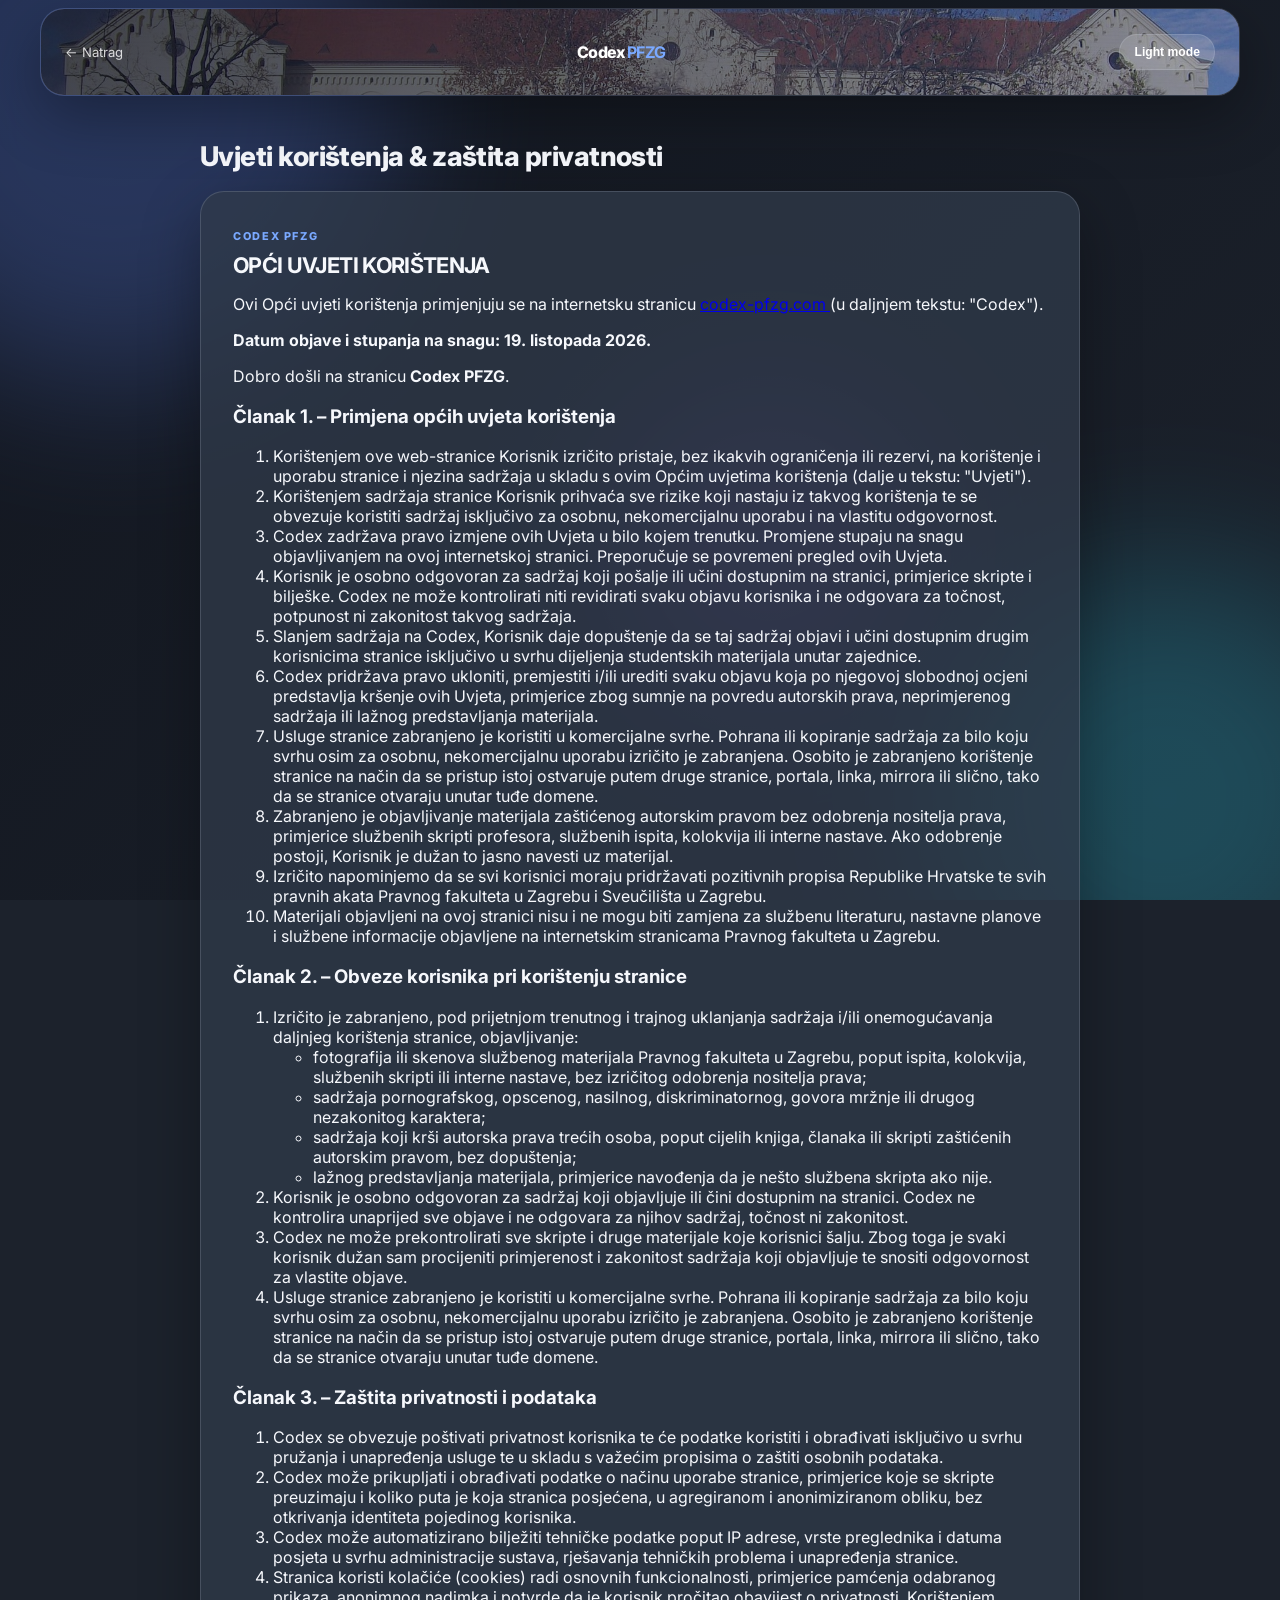
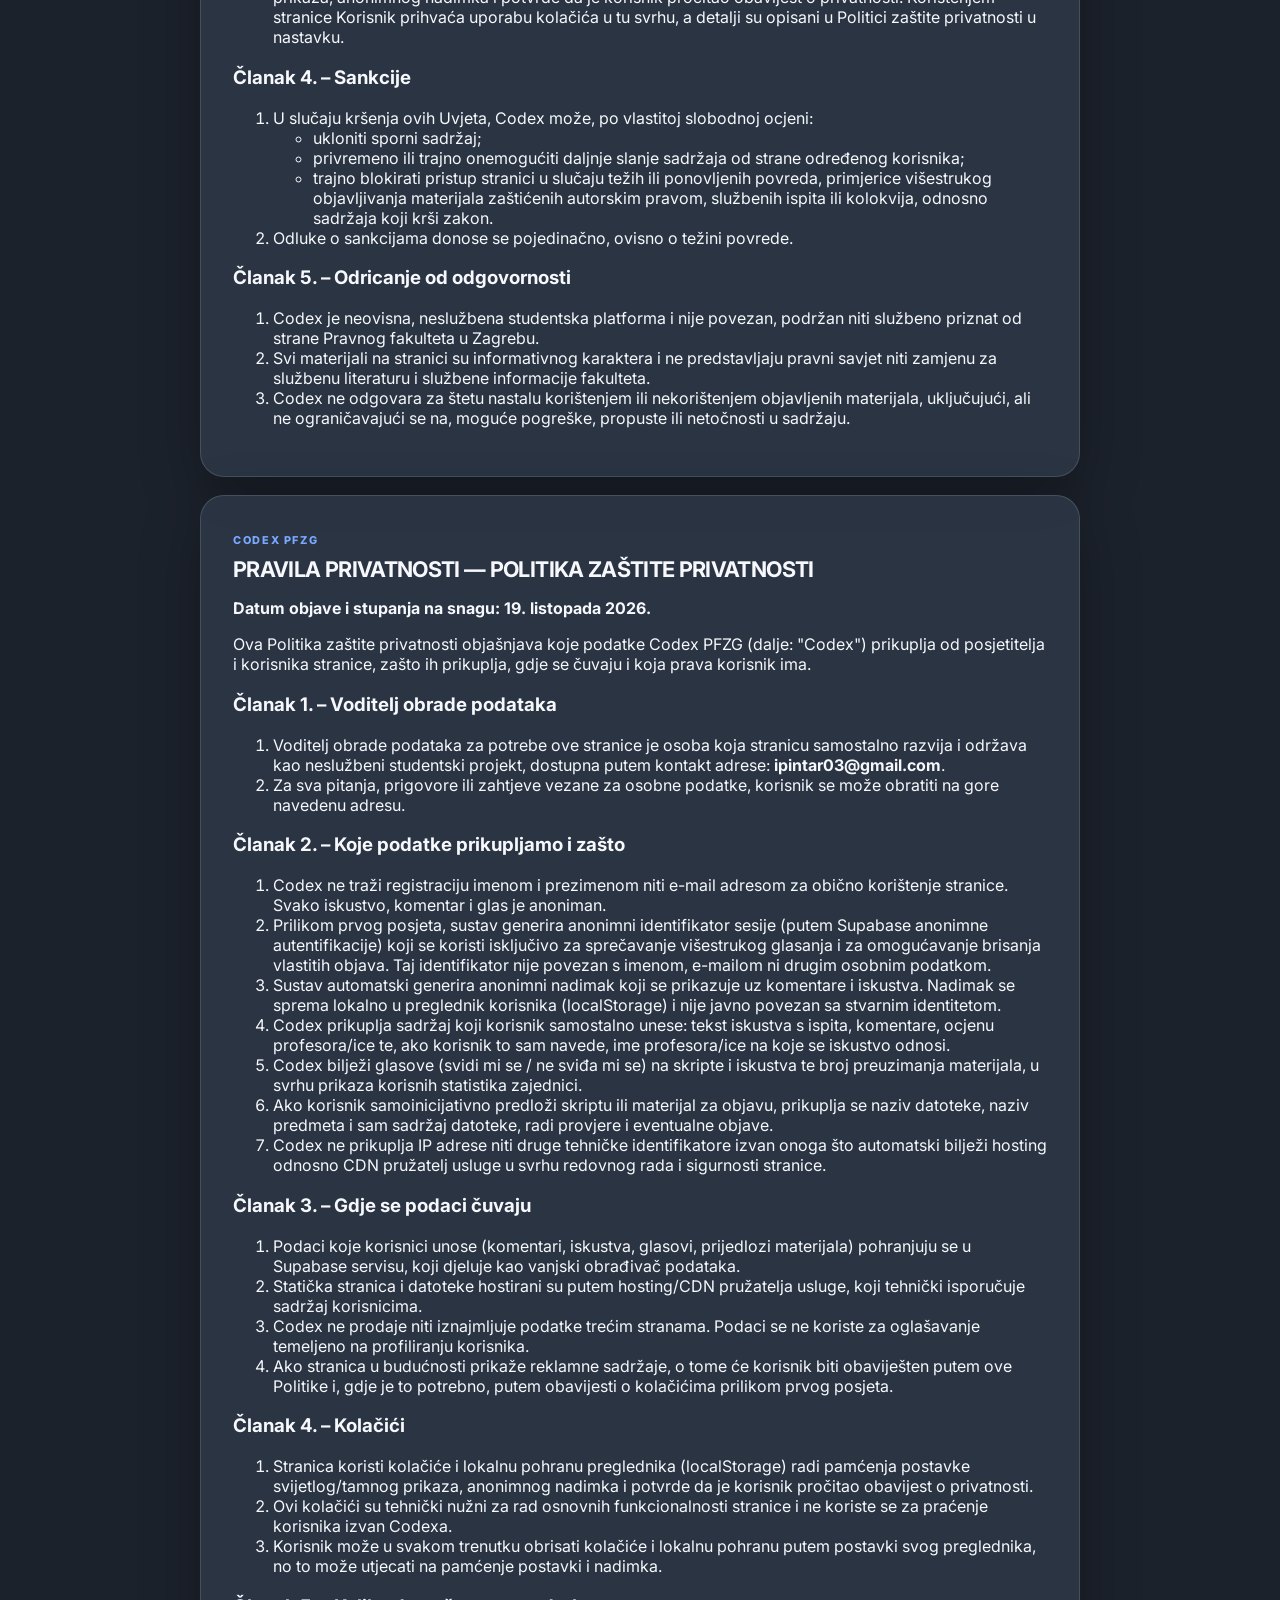
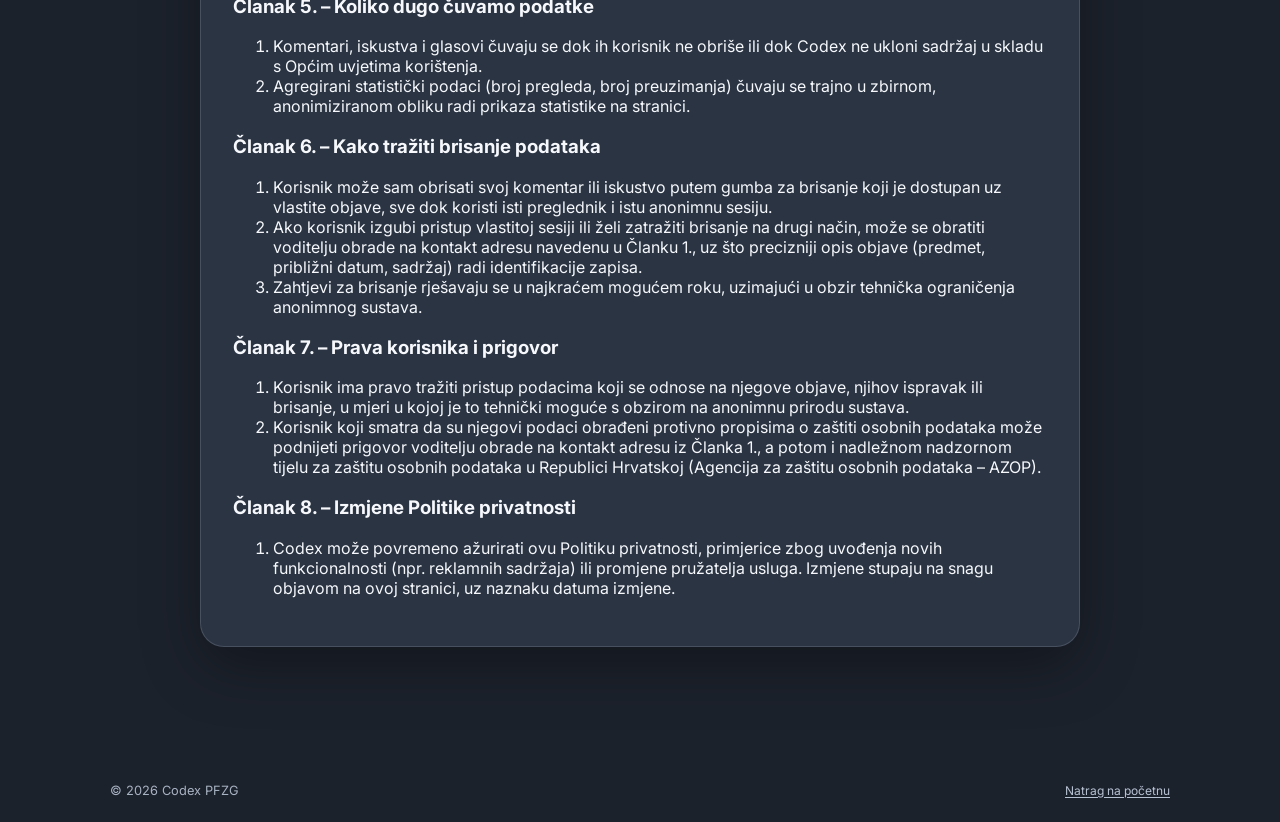
<file: uvjeti.html>
<!DOCTYPE html>
<html lang="hr">
<head>
  <meta charset="UTF-8">
  <title>Uvjeti korištenja i zaštita privatnosti - Codex PFZG</title>
  <meta name="viewport" content="width=device-width, initial-scale=1.0">

  <link rel="icon" type="image/jpeg" href="assets/img/ICO.jpg">
  <link rel="apple-touch-icon" href="assets/img/ICO.jpg">

  <link rel="preconnect" href="https://fonts.googleapis.com">
  <link rel="preconnect" href="https://fonts.gstatic.com" crossorigin>
  <link
    href="https://fonts.googleapis.com/css2?family=Inter:wght@400;500;600;700;800&display=swap"
    rel="stylesheet"
  >

  <link rel="stylesheet" href="style.css?v=2">
</head>

<body class="terms-page-body">
  <div class="bg" aria-hidden="true">
    <i></i>
    <i></i>
    <i></i>
  </div>

  <header class="hero-header">
    <a href="index.html" class="back">← Natrag</a>
    <a href="index.html" class="logo">Codex <strong>PFZG</strong></a>
    <button id="theme" type="button">Light mode</button>
  </header>

  <main class="page">
    <section class="heading reveal">
      <h1>Uvjeti korištenja &amp; zaštita privatnosti</h1>
    </section>

    <section class="block reveal">
      <small>CODEX PFZG</small>
      <h2>OPĆI UVJETI KORIŠTENJA</h2>

      <p>
        Ovi Opći uvjeti korištenja primjenjuju se na internetsku stranicu
        <a
          href="https://codex-pfzg.com/"
          target="_blank"
          rel="noopener"
        >
          codex-pfzg.com
        </a>
        (u daljnjem tekstu: "Codex").
      </p>

      <p>
        <strong>Datum objave i stupanja na snagu: 19. listopada 2026.</strong>
      </p>

      <p>
        Dobro došli na stranicu <strong>Codex PFZG</strong>.
      </p>

      <h3>Članak 1. – Primjena općih uvjeta korištenja</h3>
      <ol>
        <li>Korištenjem ove web-stranice Korisnik izričito pristaje, bez ikakvih ograničenja ili rezervi, na korištenje i uporabu stranice i njezina sadržaja u skladu s ovim Općim uvjetima korištenja (dalje u tekstu: "Uvjeti").</li>
        <li>Korištenjem sadržaja stranice Korisnik prihvaća sve rizike koji nastaju iz takvog korištenja te se obvezuje koristiti sadržaj isključivo za osobnu, nekomercijalnu uporabu i na vlastitu odgovornost.</li>
        <li>Codex zadržava pravo izmjene ovih Uvjeta u bilo kojem trenutku. Promjene stupaju na snagu objavljivanjem na ovoj internetskoj stranici. Preporučuje se povremeni pregled ovih Uvjeta.</li>
        <li>Korisnik je osobno odgovoran za sadržaj koji pošalje ili učini dostupnim na stranici, primjerice skripte i bilješke. Codex ne može kontrolirati niti revidirati svaku objavu korisnika i ne odgovara za točnost, potpunost ni zakonitost takvog sadržaja.</li>
        <li>Slanjem sadržaja na Codex, Korisnik daje dopuštenje da se taj sadržaj objavi i učini dostupnim drugim korisnicima stranice isključivo u svrhu dijeljenja studentskih materijala unutar zajednice.</li>
        <li>Codex pridržava pravo ukloniti, premjestiti i/ili urediti svaku objavu koja po njegovoj slobodnoj ocjeni predstavlja kršenje ovih Uvjeta, primjerice zbog sumnje na povredu autorskih prava, neprimjerenog sadržaja ili lažnog predstavljanja materijala.</li>
        <li>Usluge stranice zabranjeno je koristiti u komercijalne svrhe. Pohrana ili kopiranje sadržaja za bilo koju svrhu osim za osobnu, nekomercijalnu uporabu izričito je zabranjena. Osobito je zabranjeno korištenje stranice na način da se pristup istoj ostvaruje putem druge stranice, portala, linka, mirrora ili slično, tako da se stranice otvaraju unutar tuđe domene.</li>
        <li>Zabranjeno je objavljivanje materijala zaštićenog autorskim pravom bez odobrenja nositelja prava, primjerice službenih skripti profesora, službenih ispita, kolokvija ili interne nastave. Ako odobrenje postoji, Korisnik je dužan to jasno navesti uz materijal.</li>
        <li>Izričito napominjemo da se svi korisnici moraju pridržavati pozitivnih propisa Republike Hrvatske te svih pravnih akata Pravnog fakulteta u Zagrebu i Sveučilišta u Zagrebu.</li>
        <li>Materijali objavljeni na ovoj stranici nisu i ne mogu biti zamjena za službenu literaturu, nastavne planove i službene informacije objavljene na internetskim stranicama Pravnog fakulteta u Zagrebu.</li>
      </ol>

      <h3>Članak 2. – Obveze korisnika pri korištenju stranice</h3>
      <ol>
        <li>
          Izričito je zabranjeno, pod prijetnjom trenutnog i trajnog uklanjanja sadržaja i/ili onemogućavanja daljnjeg korištenja stranice, objavljivanje:
          <ul>
            <li>fotografija ili skenova službenog materijala Pravnog fakulteta u Zagrebu, poput ispita, kolokvija, službenih skripti ili interne nastave, bez izričitog odobrenja nositelja prava;</li>
            <li>sadržaja pornografskog, opscenog, nasilnog, diskriminatornog, govora mržnje ili drugog nezakonitog karaktera;</li>
            <li>sadržaja koji krši autorska prava trećih osoba, poput cijelih knjiga, članaka ili skripti zaštićenih autorskim pravom, bez dopuštenja;</li>
            <li>lažnog predstavljanja materijala, primjerice navođenja da je nešto službena skripta ako nije.</li>
          </ul>
        </li>
        <li>Korisnik je osobno odgovoran za sadržaj koji objavljuje ili čini dostupnim na stranici. Codex ne kontrolira unaprijed sve objave i ne odgovara za njihov sadržaj, točnost ni zakonitost.</li>
        <li>Codex ne može prekontrolirati sve skripte i druge materijale koje korisnici šalju. Zbog toga je svaki korisnik dužan sam procijeniti primjerenost i zakonitost sadržaja koji objavljuje te snositi odgovornost za vlastite objave.</li>
        <li>Usluge stranice zabranjeno je koristiti u komercijalne svrhe. Pohrana ili kopiranje sadržaja za bilo koju svrhu osim za osobnu, nekomercijalnu uporabu izričito je zabranjena. Osobito je zabranjeno korištenje stranice na način da se pristup istoj ostvaruje putem druge stranice, portala, linka, mirrora ili slično, tako da se stranice otvaraju unutar tuđe domene.</li>
      </ol>

      <h3>Članak 3. – Zaštita privatnosti i podataka</h3>
      <ol>
        <li>Codex se obvezuje poštivati privatnost korisnika te će podatke koristiti i obrađivati isključivo u svrhu pružanja i unapređenja usluge te u skladu s važećim propisima o zaštiti osobnih podataka.</li>
        <li>Codex može prikupljati i obrađivati podatke o načinu uporabe stranice, primjerice koje se skripte preuzimaju i koliko puta je koja stranica posjećena, u agregiranom i anonimiziranom obliku, bez otkrivanja identiteta pojedinog korisnika.</li>
        <li>Codex može automatizirano bilježiti tehničke podatke poput IP adrese, vrste preglednika i datuma posjeta u svrhu administracije sustava, rješavanja tehničkih problema i unapređenja stranice.</li>
        <li>Stranica koristi kolačiće (cookies) radi osnovnih funkcionalnosti, primjerice pamćenja odabranog prikaza, anonimnog nadimka i potvrde da je korisnik pročitao obavijest o privatnosti. Korištenjem stranice Korisnik prihvaća uporabu kolačića u tu svrhu, a detalji su opisani u Politici zaštite privatnosti u nastavku.</li>
      </ol>

      <h3>Članak 4. – Sankcije</h3>
      <ol>
        <li>
          U slučaju kršenja ovih Uvjeta, Codex može, po vlastitoj slobodnoj ocjeni:
          <ul>
            <li>ukloniti sporni sadržaj;</li>
            <li>privremeno ili trajno onemogućiti daljnje slanje sadržaja od strane određenog korisnika;</li>
            <li>trajno blokirati pristup stranici u slučaju težih ili ponovljenih povreda, primjerice višestrukog objavljivanja materijala zaštićenih autorskim pravom, službenih ispita ili kolokvija, odnosno sadržaja koji krši zakon.</li>
          </ul>
        </li>
        <li>Odluke o sankcijama donose se pojedinačno, ovisno o težini povrede.</li>
      </ol>

      <h3>Članak 5. – Odricanje od odgovornosti</h3>
      <ol>
        <li>Codex je neovisna, neslužbena studentska platforma i nije povezan, podržan niti službeno priznat od strane Pravnog fakulteta u Zagrebu.</li>
        <li>Svi materijali na stranici su informativnog karaktera i ne predstavljaju pravni savjet niti zamjenu za službenu literaturu i službene informacije fakulteta.</li>
        <li>Codex ne odgovara za štetu nastalu korištenjem ili nekorištenjem objavljenih materijala, uključujući, ali ne ograničavajući se na, moguće pogreške, propuste ili netočnosti u sadržaju.</li>
      </ol>
    </section>

    <section class="block reveal" id="politika-privatnosti">
      <small>CODEX PFZG</small>
      <h2>PRAVILA PRIVATNOSTI — POLITIKA ZAŠTITE PRIVATNOSTI</h2>

      <p>
        <strong>Datum objave i stupanja na snagu: 19. listopada 2026.</strong>
      </p>

      <p>
        Ova Politika zaštite privatnosti objašnjava koje podatke Codex PFZG
        (dalje: "Codex") prikuplja od posjetitelja i korisnika stranice,
        zašto ih prikuplja, gdje se čuvaju i koja prava korisnik ima.
      </p>

      <h3>Članak 1. – Voditelj obrade podataka</h3>
      <ol>
        <li>Voditelj obrade podataka za potrebe ove stranice je osoba koja stranicu samostalno razvija i održava kao neslužbeni studentski projekt, dostupna putem kontakt adrese: <strong>ipintar03@gmail.com</strong>.</li>
        <li>Za sva pitanja, prigovore ili zahtjeve vezane za osobne podatke, korisnik se može obratiti na gore navedenu adresu.</li>
      </ol>

      <h3>Članak 2. – Koje podatke prikupljamo i zašto</h3>
      <ol>
        <li>Codex ne traži registraciju imenom i prezimenom niti e-mail adresom za obično korištenje stranice. Svako iskustvo, komentar i glas je anoniman.</li>
        <li>Prilikom prvog posjeta, sustav generira anonimni identifikator sesije (putem Supabase anonimne autentifikacije) koji se koristi isključivo za sprečavanje višestrukog glasanja i za omogućavanje brisanja vlastitih objava. Taj identifikator nije povezan s imenom, e-mailom ni drugim osobnim podatkom.</li>
        <li>Sustav automatski generira anonimni nadimak koji se prikazuje uz komentare i iskustva. Nadimak se sprema lokalno u preglednik korisnika (localStorage) i nije javno povezan sa stvarnim identitetom.</li>
        <li>Codex prikuplja sadržaj koji korisnik samostalno unese: tekst iskustva s ispita, komentare, ocjenu profesora/ice te, ako korisnik to sam navede, ime profesora/ice na koje se iskustvo odnosi.</li>
        <li>Codex bilježi glasove (svidi mi se / ne sviđa mi se) na skripte i iskustva te broj preuzimanja materijala, u svrhu prikaza korisnih statistika zajednici.</li>
        <li>Ako korisnik samoinicijativno predloži skriptu ili materijal za objavu, prikuplja se naziv datoteke, naziv predmeta i sam sadržaj datoteke, radi provjere i eventualne objave.</li>
        <li>Codex ne prikuplja IP adrese niti druge tehničke identifikatore izvan onoga što automatski bilježi hosting odnosno CDN pružatelj usluge u svrhu redovnog rada i sigurnosti stranice.</li>
      </ol>

      <h3>Članak 3. – Gdje se podaci čuvaju</h3>
      <ol>
        <li>Podaci koje korisnici unose (komentari, iskustva, glasovi, prijedlozi materijala) pohranjuju se u Supabase servisu, koji djeluje kao vanjski obrađivač podataka.</li>
        <li>Statička stranica i datoteke hostirani su putem hosting/CDN pružatelja usluge, koji tehnički isporučuje sadržaj korisnicima.</li>
        <li>Codex ne prodaje niti iznajmljuje podatke trećim stranama. Podaci se ne koriste za oglašavanje temeljeno na profiliranju korisnika.</li>
        <li>Ako stranica u budućnosti prikaže reklamne sadržaje, o tome će korisnik biti obaviješten putem ove Politike i, gdje je to potrebno, putem obavijesti o kolačićima prilikom prvog posjeta.</li>
      </ol>

      <h3>Članak 4. – Kolačići</h3>
      <ol>
        <li>Stranica koristi kolačiće i lokalnu pohranu preglednika (localStorage) radi pamćenja postavke svijetlog/tamnog prikaza, anonimnog nadimka i potvrde da je korisnik pročitao obavijest o privatnosti.</li>
        <li>Ovi kolačići su tehnički nužni za rad osnovnih funkcionalnosti stranice i ne koriste se za praćenje korisnika izvan Codexa.</li>
        <li>Korisnik može u svakom trenutku obrisati kolačiće i lokalnu pohranu putem postavki svog preglednika, no to može utjecati na pamćenje postavki i nadimka.</li>
      </ol>

      <h3>Članak 5. – Koliko dugo čuvamo podatke</h3>
      <ol>
        <li>Komentari, iskustva i glasovi čuvaju se dok ih korisnik ne obriše ili dok Codex ne ukloni sadržaj u skladu s Općim uvjetima korištenja.</li>
        <li>Agregirani statistički podaci (broj pregleda, broj preuzimanja) čuvaju se trajno u zbirnom, anonimiziranom obliku radi prikaza statistike na stranici.</li>
      </ol>

      <h3>Članak 6. – Kako tražiti brisanje podataka</h3>
      <ol>
        <li>Korisnik može sam obrisati svoj komentar ili iskustvo putem gumba za brisanje koji je dostupan uz vlastite objave, sve dok koristi isti preglednik i istu anonimnu sesiju.</li>
        <li>Ako korisnik izgubi pristup vlastitoj sesiji ili želi zatražiti brisanje na drugi način, može se obratiti voditelju obrade na kontakt adresu navedenu u Članku 1., uz što precizniji opis objave (predmet, približni datum, sadržaj) radi identifikacije zapisa.</li>
        <li>Zahtjevi za brisanje rješavaju se u najkraćem mogućem roku, uzimajući u obzir tehnička ograničenja anonimnog sustava.</li>
      </ol>

      <h3>Članak 7. – Prava korisnika i prigovor</h3>
      <ol>
        <li>Korisnik ima pravo tražiti pristup podacima koji se odnose na njegove objave, njihov ispravak ili brisanje, u mjeri u kojoj je to tehnički moguće s obzirom na anonimnu prirodu sustava.</li>
        <li>Korisnik koji smatra da su njegovi podaci obrađeni protivno propisima o zaštiti osobnih podataka može podnijeti prigovor voditelju obrade na kontakt adresu iz Članka 1., a potom i nadležnom nadzornom tijelu za zaštitu osobnih podataka u Republici Hrvatskoj (Agencija za zaštitu osobnih podataka – AZOP).</li>
      </ol>

      <h3>Članak 8. – Izmjene Politike privatnosti</h3>
      <ol>
        <li>Codex može povremeno ažurirati ovu Politiku privatnosti, primjerice zbog uvođenja novih funkcionalnosti (npr. reklamnih sadržaja) ili promjene pružatelja usluga. Izmjene stupaju na snagu objavom na ovoj stranici, uz naznaku datuma izmjene.</li>
      </ol>
    </section>
  </main>

  <footer class="site-footer">
    <div class="footer-left">
      © <span id="year"></span> Codex PFZG
    </div>

    <div class="footer-right">
      <a href="index.html" class="footer-legal-link">
        Natrag na početnu
      </a>
    </div>
  </footer>

  <script src="app.js?v=2"></script>
</body>
</html>
</file>
<file: style.css>
:root {
  --bg: #1c222c;
  --deep: #12161f;
  --card: rgba(48, 58, 74, .76);
  --solid: #38445a;
  --border: rgba(220, 229, 245, .16);
  --text: #f6f8fc;
  --muted: #b7c2d3;
  --blue: #7aa9ff;
  --blue2: #4f80ec;
  --good: #5ad175;
  --bad: #ef5f5f;
  --shadow: 0 20px 60px rgba(0, 0, 0, .32);
  --r: 24px;
}

body.light {
  --bg: #eef3fb;
  --deep: #dce7f5;
  --card: rgba(255, 255, 255, .85);
  --solid: #fff;
  --border: rgba(18, 53, 98, .16);
  --text: #132038;
  --muted: #3d5069;
  --blue: #1457c9;
  --blue2: #0f4cb8;
  --shadow: 0 16px 46px rgba(40, 72, 120, .15);
}

* {
  box-sizing: border-box;
}

html {
  scroll-behavior: smooth;
}

body {
  margin: 0;
  min-height: 100vh;
  overflow-x: hidden;
  font-family: Inter, system-ui, sans-serif;
  color: var(--text);
  background: var(--bg);
}

.bg {
  position: fixed;
  z-index: -3;
  inset: 0;
  overflow: hidden;
  background: linear-gradient(135deg, var(--deep), var(--bg));
}

.bg i {
  position: absolute;
  border-radius: 50%;
  filter: blur(80px);
  opacity: .32;
}

.bg i:nth-child(1) {
  top: -14vw;
  left: -13vw;
  width: 44vw;
  height: 44vw;
  background: #5375d6;
  animation: moveA 20s ease-in-out infinite;
}

.bg i:nth-child(2) {
  right: -9vw;
  bottom: -10vw;
  width: 36vw;
  height: 36vw;
  background: #25a2b9;
  animation: moveB 24s ease-in-out infinite;
}

.bg i:nth-child(3) {
  top: 44%;
  left: 48%;
  width: 24vw;
  height: 24vw;
  background: #7f4fc4;
  animation: moveC 26s ease-in-out infinite;
}

@keyframes moveA {
  50% {
    transform: translate(9vw, 7vh) scale(1.14);
  }
}

@keyframes moveB {
  50% {
    transform: translate(-8vw, -6vh) scale(1.13);
  }
}

@keyframes moveC {
  50% {
    transform: translate(-6vw, 6vh) scale(1.18);
  }
}

.hero-header {
  position: relative;
  display: flex;
  align-items: center;
  justify-content: space-between;
  gap: 16px;
  width: min(1200px, calc(100% - 28px));
  height: 88px;
  margin: 8px auto 0;
  padding: 0 24px;
  border: 1px solid var(--border);
  border-radius: var(--r);
  overflow: hidden;
  background-clip: padding-box;
  background-color: rgba(10, 14, 28, .60);
  background-image:
    linear-gradient(135deg, rgba(8, 12, 26, .78), rgba(35, 50, 100, .50)),
    url("assets/img/header-bg.jpg");
  background-size: cover;
  background-position: center 35%;
  background-repeat: no-repeat;
  box-shadow: var(--shadow);
  backdrop-filter: blur(18px) saturate(170%);
}

.home-page .hero-header {
  height: 110px;
  padding: 0 28px;
}

body.light .hero-header {
  background-color: rgba(255, 255, 255, .55);
  background-image:
    linear-gradient(135deg, rgba(255, 255, 255, .78), rgba(220, 230, 250, .50)),
    url("assets/img/header-bg.jpg");
}

.logo {
  color: #fff;
  font-weight: 800;
  letter-spacing: -.04em;
  text-decoration: none;
}

.logo strong {
  color: var(--blue);
}

body.light .logo {
  color: var(--text);
}

.back {
  color: rgba(255, 255, 255, .82);
  font-size: .82rem;
  text-decoration: none;
}

body.light .back {
  color: var(--muted);
}

#theme {
  padding: 10px 14px;
  border: 1px solid var(--border);
  border-radius: 999px;
  color: #fff;
  background: rgba(255, 255, 255, .14);
  font-size: .76rem;
  font-weight: 700;
  cursor: pointer;
}

body.light #theme {
  color: var(--text);
  background: rgba(255, 255, 255, .60);
}

.home,
.page,
.subjectpage {
  width: min(880px, calc(100% - 28px));
  margin: 0 auto;
}

.home {
  padding: 6vh 0 110px;
}

.home-page .home {
  padding: 8vh 0 140px;
}

.hero {
  max-width: 700px;
  margin: 34px auto 46px;
}

.hero small,
.heading small,
.group small,
.block small,
.subjecthero small,
.modal small,
.experience-invite small {
  color: var(--blue);
  font-size: .68rem;
  font-weight: 800;
  letter-spacing: .15em;
}

.hero h1 {
  margin: 14px 0 0;
  font-size: clamp(2.9rem, 7vw, 5.6rem);
  line-height: .98;
  letter-spacing: -.06em;
}

mark {
  color: var(--blue);
  background: transparent;
}

.hero .materials-count {
  margin: 0.7rem 0 1.2rem;
  font-size: 0.95rem;
  color: var(--muted);
  letter-spacing: 0.02em;
}

.hero .materials-count strong {
  color: var(--text);
  font-weight: 700;
}

.years-stack {
  display: flex;
  flex-direction: column;
  gap: 14px;
  max-width: 700px;
  margin: 0 auto;
}

.home-page .years-stack .year-tile {
  opacity: 0;
  transform: translateY(18px);
  transition:
    opacity .5s ease,
    transform .5s cubic-bezier(.2, .8, .2, 1);
  overflow: hidden;
}

.home-page.loaded .years-stack .year-tile {
  opacity: 1;
  transform: translateY(0);
}

.home-page.loaded .years-stack .year-tile:nth-child(1) { transition-delay: 0s; }
.home-page.loaded .years-stack .year-tile:nth-child(2) { transition-delay: .12s; }
.home-page.loaded .years-stack .year-tile:nth-child(3) { transition-delay: .24s; }
.home-page.loaded .years-stack .year-tile:nth-child(4) { transition-delay: .36s; }
.home-page.loaded .years-stack .year-tile:nth-child(5) { transition-delay: .48s; }

.tile {
  display: flex;
  align-items: center;
  justify-content: space-between;
  min-height: 120px;
  padding: 30px 32px;
  border: 1px solid var(--border);
  border-radius: var(--r);
  color: var(--text);
  background: var(--card);
  box-shadow: var(--shadow);
  text-decoration: none;
  transition: .35s;
}

.tile:hover {
  transform: translateX(6px);
  border-color: var(--blue);
  background: var(--solid);
}

.tile h2 {
  margin: 0;
  font-size: 1.5rem;
  letter-spacing: -.03em;
}

.tile span {
  color: var(--blue);
  font-size: .8rem;
  font-weight: 800;
}

.home-page .tile.year-tile {
  position: relative;
  z-index: 0;
  overflow: hidden;
  border-radius: var(--r);
  background-color: rgba(23, 31, 50, .48);
  -webkit-clip-path: inset(0 round var(--r));
  clip-path: inset(0 round var(--r));
}

.home-page .tile.year-tile::before {
  content: "";
  position: absolute;
  left: 0;
  right: 0;
  top: calc(-1 * var(--tile-top, 0px));
  height: var(--stack-height, 100%);
  background-image:
    linear-gradient(135deg, rgba(8, 13, 27, .52), rgba(37, 56, 104, .32)),
    url("assets/img/godine-bg.jpg");
  background-size: cover;
  background-repeat: no-repeat;
  background-position: center;
  filter: blur(7px);
  z-index: 0;
}

.home-page .tile.year-tile h2,
.home-page .tile.year-tile span {
  position: relative;
  z-index: 1;
  text-shadow: 0 2px 18px rgba(0, 0, 0, .60);
}

.home-page .tile.year-tile:hover {
  border-color: var(--blue);
  background-color: rgba(36, 51, 82, .34);
}

body.light .home-page .tile.year-tile::before {
  background-image:
    linear-gradient(135deg, rgba(255, 255, 255, .85), rgba(235, 242, 255, .75)),
    url("assets/img/godine-bg.jpg");
  background-blend-mode: screen;
}

body.light .home-page .tile.year-tile h2,
body.light .home-page .tile.year-tile span {
  color: #0b1220;
  text-shadow: 0 1px 14px rgba(255, 255, 255, .9);
}

body.light .home-page .tile.year-tile span {
  color: #0f4cb8;
}

.roman-columns {
  display: none;
}

.terms-page-body .roman-columns {
  position: fixed;
  z-index: -1;
  display: block;
  inset: 0;
  overflow: hidden;
  pointer-events: none;
}

.terms-page-body .roman-columns::before,
.terms-page-body .roman-columns::after {
  position: absolute;
  top: 104px;
  bottom: 32px;
  width: min(108px, 8vw);
  min-width: 74px;
  border: 1px solid rgba(220, 229, 245, .11);
  border-radius: 18px;
  content: "";
  opacity: .78;
  background-color: rgba(10, 16, 29, .52);
  background-image: url("assets/img/columns.svg");
  background-repeat: no-repeat;
  background-position: center;
  background-size: contain;
  box-shadow: inset 0 0 45px rgba(9, 15, 28, .42);
}

.terms-page-body .roman-columns::before {
  left: clamp(12px, 1.4vw, 28px);
}

.terms-page-body .roman-columns::after {
  right: clamp(12px, 1.4vw, 28px);
  transform: scaleX(-1);
}

body.light .terms-page-body .roman-columns::before,
body.light .terms-page-body .roman-columns::after {
  border-color: rgba(18, 53, 98, .16);
  background-color: rgba(220, 230, 247, .44);
  box-shadow: inset 0 0 42px rgba(89, 119, 166, .13);
}

.page {
  padding: 44px 0 100px;
}

.heading h1 {
  margin: 0;
  font-size: 1.7rem;
  font-weight: 800;
  letter-spacing: -.02em;
}

.search {
  display: block;
  max-width: 520px;
  margin: 28px 0 30px;
  color: var(--muted);
  font-size: .76rem;
}

.search input {
  display: block;
  width: 100%;
  margin-top: 7px;
  padding: 14px;
  border: 1px solid var(--border);
  border-radius: 14px;
  color: var(--text);
  background: var(--solid);
  outline: 0;
}

.group {
  margin-top: 34px;
}

.subjects {
  display: grid;
  grid-template-columns: repeat(auto-fit, minmax(230px, 1fr));
  gap: 12px;
  margin-top: 14px;
}

.subject {
  position: relative;
  padding: 20px 50px 20px 20px;
  border: 1px solid var(--border);
  border-radius: 18px;
  color: var(--text);
  background: var(--card);
  box-shadow: var(--shadow);
  text-decoration: none;
  opacity: 0;
  transform: translateY(14px);
  transition: .3s;
}

.subject.show {
  opacity: 1;
  transform: none;
}

.subject:hover {
  transform: translateY(-4px);
  background: var(--solid);
}

.subject h2 {
  margin: 0;
  font-size: .95rem;
  line-height: 1.35;
}

.subject span {
  position: absolute;
  top: 50%;
  right: 18px;
  color: var(--blue);
  font-size: 1.3rem;
  transform: translateY(-50%);
}

@keyframes difficultSubjectGlow {
  0%, 70%, 100% {
    border-color: var(--border);
    background-color: var(--card);
    box-shadow: var(--shadow);
  }

  78%, 92% {
    border-color: rgba(245, 117, 117, .52);
    background-color: rgba(130, 45, 55, .20);
    box-shadow: 0 0 0 1px rgba(245, 100, 100, .15), 0 16px 48px rgba(130, 35, 40, .18);
  }
}

.subject.difficult {
  animation: difficultSubjectGlow 8s ease-in-out infinite;
}

.subject.difficult:nth-child(2) {
  animation-delay: .55s;
}

.subjectpage {
  padding: 24px 0 105px;
}

.subjecthero,
.block {
  margin-top: 18px;
  padding: 32px;
  border: 1px solid var(--border);
  border-radius: var(--r);
  background: var(--card);
  box-shadow: var(--shadow);
}

.subjecthero {
  margin-top: 0;
}

.subjecthero h1 {
  margin: 12px 0 0;
  font-size: clamp(2.2rem, 5.5vw, 3.6rem);
  letter-spacing: -.045em;
}

.block h2 {
  margin: 8px 0 0;
  font-size: 1.35rem;
  letter-spacing: -.03em;
}

.subsection {
  margin-top: 26px;
  padding-top: 22px;
  border-top: 1px solid var(--border);
}

.subsection h3 {
  margin: 0 0 4px;
  font-size: 1.05rem;
  letter-spacing: -.02em;
  color: var(--text);
}

.block > div:not(.tabs) {
  margin-top: 20px;
}

.material {
  display: flex;
  align-items: center;
  justify-content: space-between;
  gap: 12px;
  margin-top: 9px;
  padding: 14px;
  border: 1px solid var(--border);
  border-radius: 15px;
}

.material h3 {
  margin: 0 0 4px;
  font-size: .88rem;
}

.material p {
  margin: 0;
  color: var(--muted);
  font-size: .7rem;
}

.material-actions {
  display: flex;
  align-items: center;
  gap: 8px;
  flex-wrap: wrap;
}

.material a {
  padding: 8px 12px;
  border-radius: 10px;
  color: #fff;
  background: var(--blue2);
  font-size: .74rem;
  font-weight: 800;
  text-decoration: none;
}

.votes {
  display: inline-flex;
  align-items: center;
  gap: 0;
  overflow: hidden;
  border: 1px solid var(--border);
  border-radius: 10px;
}

.vote-button {
  display: inline-flex;
  align-items: center;
  justify-content: center;
  width: 34px;
  height: 32px;
  padding: 0;
  border: 0;
  color: var(--muted);
  background: transparent;
  font-size: 1rem;
  line-height: 1;
  cursor: pointer;
  transition: background .15s, color .15s;
}

.vote-button:hover {
  background: rgba(255, 255, 255, .06);
  color: var(--text);
}

body.light .vote-button:hover {
  background: rgba(0, 0, 0, .05);
}

.vote-button.up.active {
  color: var(--good);
  background: rgba(90, 209, 117, .16);
}

.vote-button.down.active {
  color: var(--bad);
  background: rgba(239, 95, 95, .16);
}

.vote-count {
  min-width: 30px;
  padding: 0 6px;
  color: var(--text);
  font-size: .78rem;
  font-weight: 800;
  text-align: center;
  border-left: 1px solid var(--border);
  border-right: 1px solid var(--border);
  background: rgba(255, 255, 255, .03);
}

body.light .vote-count {
  background: rgba(0, 0, 0, .03);
}

.comment-button,
.experience-comment-button {
  display: inline-flex;
  align-items: center;
  gap: 6px;
  padding: 8px 12px;
  border: 1px solid var(--border);
  border-radius: 10px;
  color: var(--text);
  background: transparent;
  font-size: .74rem;
  font-weight: 800;
  cursor: pointer;
}

.comment-button:hover,
.experience-comment-button:hover {
  border-color: var(--blue);
  color: var(--blue);
}

.comment-badge {
  display: inline-flex;
  align-items: center;
  justify-content: center;
  min-width: 20px;
  height: 20px;
  padding: 0 5px;
  border-radius: 999px;
  color: #fff;
  background: var(--blue2);
  font-size: .68rem;
  font-weight: 800;
  line-height: 1;
}

.empty {
  color: var(--muted);
}

.tabs {
  display: flex;
  gap: 8px;
  margin-top: 20px;
}

.tabs button {
  flex: 1;
  padding: 10px;
  border: 1px solid var(--border);
  border-radius: 12px;
  color: var(--muted);
  background: transparent;
  font-weight: 700;
  cursor: pointer;
}

.tabs button.active {
  border-color: transparent;
  color: #fff;
  background: var(--blue2);
}

.explist {
  display: grid;
  gap: 10px;
  margin-top: 22px;
}

.expcard,
.commentcard {
  padding: 14px 16px;
  border: 1px solid var(--border);
  border-radius: 15px;
  background: rgba(255, 255, 255, .03);
  animation: experienceSlideIn .45s cubic-bezier(.2, .8, .2, 1) both;
}

@keyframes experienceSlideIn {
  from {
    opacity: 0;
    transform: translateY(16px);
  }

  to {
    opacity: 1;
    transform: translateY(0);
  }
}

.expcard .head,
.commentcard .head {
  display: flex;
  justify-content: space-between;
  gap: 10px;
  flex-wrap: wrap;
  color: var(--blue);
  font-size: .78rem;
  font-weight: 700;
}

.expcard .prof {
  margin-top: 6px;
  color: var(--muted);
  font-size: .8rem;
}

.expcard .body,
.commentcard .body {
  margin-top: 8px;
  font-size: .86rem;
  line-height: 1.55;
}

.experience-rating {
  display: inline-flex;
  align-items: center;
  gap: 6px;
  margin-top: 8px;
  color: var(--blue);
  font-size: .78rem;
  font-weight: 700;
}

.experience-actions {
  display: flex;
  align-items: center;
  justify-content: flex-end;
  gap: 7px;
  flex-wrap: wrap;
  margin-top: 13px;
}

.delete-own-button {
  padding: 7px 9px;
  border: 1px solid transparent;
  border-radius: 10px;
  color: var(--muted);
  background: transparent;
  font-size: .9rem;
  line-height: 1;
  cursor: pointer;
}

.delete-own-button:hover {
  border-color: rgba(245, 117, 117, .50);
  color: #f78282;
  background: rgba(180, 50, 50, .10);
}

.experience-invite {
  display: flex;
  align-items: center;
  justify-content: space-between;
  gap: 22px;
  margin-top: 18px;
  padding: 28px 32px;
  border: 1px solid rgba(122, 169, 255, .35);
  border-radius: var(--r);
  background:
    linear-gradient(135deg, rgba(71, 111, 214, .28), rgba(106, 70, 164, .22)),
    var(--card);
  box-shadow: var(--shadow);
  cursor: pointer;
  transition: transform .3s, border-color .3s, background .3s;
}

.experience-invite:hover {
  border-color: var(--blue);
  background:
    linear-gradient(135deg, rgba(71, 111, 214, .40), rgba(106, 70, 164, .34)),
    var(--solid);
  transform: translateY(-4px);
}

.experience-invite h2 {
  margin: 8px 0 0;
  font-size: 1.3rem;
  letter-spacing: -.03em;
}

.experience-invite p {
  max-width: 620px;
  margin: 8px 0 0;
  color: var(--muted);
  font-size: .86rem;
  line-height: 1.55;
}

.experience-invite > span {
  color: var(--blue);
  font-size: 2rem;
  font-weight: 700;
}

.publish-rule {
  margin: 0 0 16px;
  padding: 12px 14px;
  border: 1px solid rgba(122, 169, 255, .30);
  border-radius: 12px;
  background: rgba(122, 169, 255, .08);
  color: var(--muted);
  font-size: .78rem;
  line-height: 1.5;
}

.composer,
.comment-composer {
  display: grid;
  gap: 12px;
  margin-top: 18px;
}

.composer label {
  display: block;
  color: var(--muted);
  font-size: .76rem;
}

.composer input,
.composer textarea,
.composer select,
.comment-composer textarea {
  display: block;
  width: 100%;
  margin-top: 6px;
  padding: 12px;
  border: 1px solid var(--border);
  border-radius: 13px;
  color: var(--text);
  background: var(--solid);
  font-family: inherit;
  outline: 0;
  resize: vertical;
}

.composerRow {
  display: flex;
  align-items: center;
  justify-content: space-between;
  gap: 10px;
  flex-wrap: wrap;
}

.nick {
  padding: 6px 11px;
  border: 1px solid rgba(122, 169, 255, .35);
  border-radius: 999px;
  color: var(--blue);
  background: rgba(122, 169, 255, .14);
  font-size: .75rem;
  font-weight: 700;
}

.btn {
  padding: 10px 16px;
  border: 1px solid var(--border);
  border-radius: 12px;
  color: #fff;
  background: var(--blue2);
  font-size: .8rem;
  font-weight: 700;
  cursor: pointer;
}

.rating-fieldset {
  margin: 0;
  padding: 0;
  border: 0;
}

.rating-fieldset legend {
  margin-bottom: 8px;
  color: var(--muted);
  font-size: .76rem;
}

.rating-buttons {
  display: flex;
  gap: 8px;
}

.rating-buttons button {
  width: 42px;
  height: 42px;
  border: 1px solid var(--border);
  border-radius: 12px;
  color: var(--text);
  background: var(--solid);
  font-weight: 800;
  cursor: pointer;
  transition: .2s;
}

.rating-buttons button:hover,
.rating-buttons button.active {
  border-color: var(--blue);
  color: #fff;
  background: var(--blue2);
}

.comments-dialog {
  max-height: min(760px, 92vh);
  overflow-y: auto;
}

.commentlist {
  display: grid;
  gap: 10px;
  margin-top: 22px;
}

.upload {
  position: fixed;
  z-index: 20;
  right: 22px;
  bottom: 22px;
  display: flex;
  align-items: center;
  width: 58px;
  height: 58px;
  overflow: hidden;
  border: 1px solid rgba(200, 220, 255, .40);
  border-radius: 50%;
  color: #fff;
  background: linear-gradient(135deg, #4e7feb, #7a55c8);
  box-shadow: 0 12px 30px rgba(45, 72, 190, .45);
  cursor: pointer;
  transition: .35s;
}

.upload:hover {
  width: 250px;
  border-radius: 999px;
  transform: translateY(-4px);
}

.upload b {
  min-width: 57px;
  font-size: 1.7rem;
  font-weight: 400;
}

.upload span {
  white-space: nowrap;
  font-size: .68rem;
  font-weight: 800;
  letter-spacing: .05em;
}

.modal {
  position: fixed;
  z-index: 60;
  display: grid;
  place-items: center;
  inset: 0;
  padding: 20px;
  background: rgba(6, 10, 18, .68);
  backdrop-filter: blur(8px);
}

.modal[hidden] {
  display: none;
}

.modal section {
  position: relative;
  width: min(560px, 100%);
  padding: 32px;
  border: 1px solid var(--border);
  border-radius: var(--r);
  background: var(--solid);
  box-shadow: var(--shadow);
}

.modal h2 {
  margin: 12px 0;
  font-size: 1.9rem;
  letter-spacing: -.05em;
}

.modal p {
  color: var(--muted);
  line-height: 1.6;
}

.modal a {
  display: inline-block;
  margin-top: 10px;
  padding: 11px 16px;
  border-radius: 12px;
  color: #fff;
  background: var(--blue2);
  font-size: .8rem;
  font-weight: 800;
  text-decoration: none;
}

.close {
  position: absolute;
  top: 12px;
  right: 12px;
  width: 36px;
  height: 36px;
  border: 1px solid var(--border);
  border-radius: 50%;
  color: var(--text);
  background: transparent;
  font-size: 1.3rem;
  cursor: pointer;
}

.toast {
  position: fixed;
  z-index: 70;
  bottom: 25px;
  left: 50%;
  padding: 10px 15px;
  border: 1px solid var(--border);
  border-radius: 999px;
  color: #fff;
  background: #111927;
  font-size: .78rem;
  transform: translateX(-50%);
}

.toast[hidden] {
  display: none;
}

.cookie-banner {
  position: fixed;
  z-index: 80;
  left: 50%;
  bottom: 18px;
  width: min(640px, calc(100% - 28px));
  padding: 18px 20px;
  border: 1px solid var(--border);
  border-radius: var(--r);
  background: var(--solid);
  box-shadow: var(--shadow);
  transform: translateX(-50%);
}

.cookie-banner[hidden] {
  display: none;
}

.cookie-banner p {
  margin: 0 0 14px;
  color: var(--muted);
  font-size: .82rem;
  line-height: 1.5;
}

.cookie-buttons {
  display: flex;
  gap: 10px;
}

.cookie-buttons a,
.cookie-buttons button {
  flex: 1;
  padding: 11px 14px;
  border: 1px solid var(--border);
  border-radius: 12px;
  color: var(--text);
  background: transparent;
  font-size: .8rem;
  font-weight: 800;
  text-decoration: none;
  text-align: center;
  cursor: pointer;
  transition: .2s;
}

.cookie-buttons a:hover {
  border-color: var(--blue);
  color: var(--blue);
}

.cookie-buttons button {
  border-color: var(--blue2);
  color: #fff;
  background: var(--blue2);
}

.ad-slot[hidden] {
  display: none;
}

.ad-slot {
  max-width: 1100px;
  margin: 4.5rem auto 1.5rem;
  padding: 0 1.25rem;
  min-height: 90px;
  display: flex;
  align-items: center;
  justify-content: center;
  border: 1px dashed var(--border, rgba(255,255,255,.14));
  border-radius: 12px;
  color: var(--muted);
  font-size: 0.8rem;
}

.ad-slot:empty::before {
  content: "Oglasni prostor";
  opacity: 0.5;
}

.ad-slot:not(:empty) {
  border: none;
  min-height: 0;
}

.site-footer {
  display: flex;
  justify-content: space-between;
  align-items: center;
  gap: 1rem;
  padding: 2.25rem 1.25rem 1.5rem;
  font-size: 0.8rem;
  color: var(--muted);
  max-width: 1100px;
  margin: 0 auto;
}

.footer-left {
  opacity: 0.9;
}

.footer-right {
  text-align: right;
}

.footer-legal-link {
  font-size: 0.75rem;
  color: var(--muted);
  text-decoration: underline;
  text-underline-offset: 2px;
  white-space: nowrap;
}

.footer-legal-link:hover {
  color: var(--blue);
}

@media (max-width: 480px) {
  .site-footer {
    flex-direction: column;
    align-items: center;
    text-align: center;
  }

  .footer-right {
    text-align: center;
  }
}

.site-footer-simple {
  max-width: 1100px;
  margin: 3rem auto 1.5rem;
  padding: 1rem 1.25rem;
  font-size: 0.75rem;
  color: var(--muted);
  text-align: center;
  line-height: 1.4;
  border-top: 1px solid var(--border);
}

.loader {
  position: fixed;
  z-index: 100;
  display: grid;
  place-content: center;
  justify-items: center;
  gap: 16px;
  inset: 0;
  color: var(--muted);
  background: var(--deep);
  transition: .4s;
}

.loader.done {
  visibility: hidden;
  opacity: 0;
}

.loader p {
  font-size: .72rem;
  letter-spacing: .08em;
  text-transform: uppercase;
}

.scales {
  position: relative;
  width: 116px;
  height: 88px;
  animation: float 1.8s ease-in-out infinite;
}

.pole {
  position: absolute;
  top: 7px;
  left: 56px;
  width: 5px;
  height: 57px;
  border-radius: 4px;
  background: var(--blue);
}

.base {
  position: absolute;
  bottom: 8px;
  left: 36px;
  width: 45px;
  height: 7px;
  border-radius: 8px 8px 2px 2px;
  background: var(--blue);
}

.beam {
  position: absolute;
  top: 22px;
  left: 12px;
  width: 92px;
  height: 4px;
  border-radius: 4px;
  background: var(--blue);
  transform-origin: center;
  animation: tilt 1.8s ease-in-out infinite;
}

.chain {
  position: absolute;
  top: 25px;
  width: 2px;
  height: 18px;
  background: var(--blue);
}

.chain-left {
  left: 18px;
  transform-origin: top;
  animation: chainL 1.8s ease-in-out infinite;
}

.chain-right {
  right: 18px;
  transform-origin: top;
  animation: chainR 1.8s ease-in-out infinite;
}

.pan {
  position: absolute;
  top: 43px;
  width: 31px;
  height: 16px;
  border: 3px solid var(--blue);
  border-top: 0;
  border-radius: 0 0 20px 20px;
}

.pan-l {
  left: 3px;
  animation: panL 1.8s ease-in-out infinite;
}

.pan-r {
  right: 3px;
  animation: panR 1.8s ease-in-out infinite;
}

@keyframes float {
  50% {
    transform: translateY(-5px);
  }
}

@keyframes tilt {
  0%, 100% {
    transform: rotate(-4deg);
  }

  50% {
    transform: rotate(4deg);
  }
}

@keyframes chainL {
  0%, 100% {
    transform: rotate(-4deg);
  }

  50% {
    transform: rotate(4deg);
  }
}

@keyframes chainR {
  0%, 100% {
    transform: rotate(-4deg);
  }

  50% {
    transform: rotate(4deg);
  }
}

@keyframes panL {
  0%, 100% {
    transform: translateY(0);
  }

  50% {
    transform: translateY(7px);
  }
}

@keyframes panR {
  0%, 100% {
    transform: translateY(7px);
  }

  50% {
    transform: translateY(0);
  }
}

.reveal {
  opacity: 0;
  transform: translateX(-22px);
  transition: .6s cubic-bezier(.2, .8, .2, 1);
}

.reveal.show {
  opacity: 1;
  transform: none;
}

@media (max-width: 1100px) {
  .terms-page-body .roman-columns {
    display: none;
  }
}

@media (max-width: 700px) {
  .hero-header {
    width: calc(100% - 20px);
    height: 70px;
    margin-top: 8px;
  }

  .home-page .hero-header {
    height: 90px;
  }

  .back {
    display: none;
  }

  .home,
  .page,
  .subjectpage,
  .site-footer {
    width: calc(100% - 20px);
  }

  .home-page .home {
    width: calc(100% - 20px);
  }

  .hero {
    margin: 28px auto 36px;
    text-align: center;
  }

  .hero small,
  .hero .materials-count {
    text-align: center;
  }

  .hero h1 {
    font-size: 2.7rem;
    text-align: center;
  }

  .tile {
    padding: 24px;
  }

  .home-page .tile.year-tile {
    min-height: 108px;
  }

  .home-page .years-stack {
    width: calc(100% - 6px);
    margin: 0 auto;
  }

  .material {
    display: grid;
    grid-template-columns: 1fr auto;
    align-items: center;
    column-gap: 10px;
    row-gap: 10px;
  }

  .material > div:first-child {
    grid-column: 1;
    grid-row: 1;
    min-width: 0;
  }

  .material > div:first-child h3,
  .material > div:first-child p {
    overflow: hidden;
    text-overflow: ellipsis;
    white-space: nowrap;
  }

  /* Break the actions wrapper apart so its children become direct grid
     items of .material, without touching the HTML/JS that builds them. */
  .material .material-actions {
    display: contents;
  }

  .material .material-actions .votes {
    grid-column: 2;
    grid-row: 1;
    justify-self: end;
  }

  .material .material-actions .comment-button {
    grid-column: 1;
    grid-row: 2;
    justify-self: start;
  }

  .material .material-actions a[data-script-download] {
    grid-column: 2;
    grid-row: 2;
    justify-self: end;
    text-align: center;
  }

  .experience-actions {
    width: 100%;
    justify-content: center;
  }

  .experience-invite {
    align-items: flex-start;
    padding: 23px;
  }

  .experience-invite > span {
    font-size: 1.6rem;
  }

  .rating-buttons button {
    width: 38px;
    height: 38px;
  }

  .upload {
    right: 14px;
    bottom: 15px;
  }

  .upload:hover {
    width: 58px;
    border-radius: 50%;
    transform: none;
  }

  .upload span {
    display: none;
  }
}

@media (prefers-reduced-motion: reduce) {
  * {
    animation: none !important;
    transition: none !important;
  }
}

body.light.home-page .years-stack .year-tile,
body.light.home-page .years-stack .year-tile h2,
body.light.home-page .years-stack .year-tile span {
  color: #ffffff;
  text-shadow: 0 2px 14px rgba(0, 0, 0, .82);
}

.page-spacer {
  height: 90px;
}

@media (max-width: 720px) {
  .page-spacer {
    height: 70px;
  }
}

.tabs.tabs-fluid {
  position: relative;
}

.tabs .tab-indicator {
  position: absolute;
  top: 0;
  bottom: 0;
  left: 0;
  border-radius: 12px;
  background: var(--blue2);
  z-index: 0;
  pointer-events: none;
  will-change: transform, width;
}

.tabs.tabs-fluid button {
  position: relative;
  z-index: 1;
  background: transparent;
  border-color: transparent;
}

.tabs.tabs-fluid button.active {
  color: #fff;
}

@keyframes liquidFlow {
  0% {
    transform: translateX(var(--from-x, 0px)) scaleX(1);
  }
  45% {
    transform: translateX(calc((var(--from-x, 0px) + var(--to-x, 0px)) / 2)) scaleX(1.22);
  }
  100% {
    transform: translateX(var(--to-x, 0px)) scaleX(1);
  }
}
</file>
